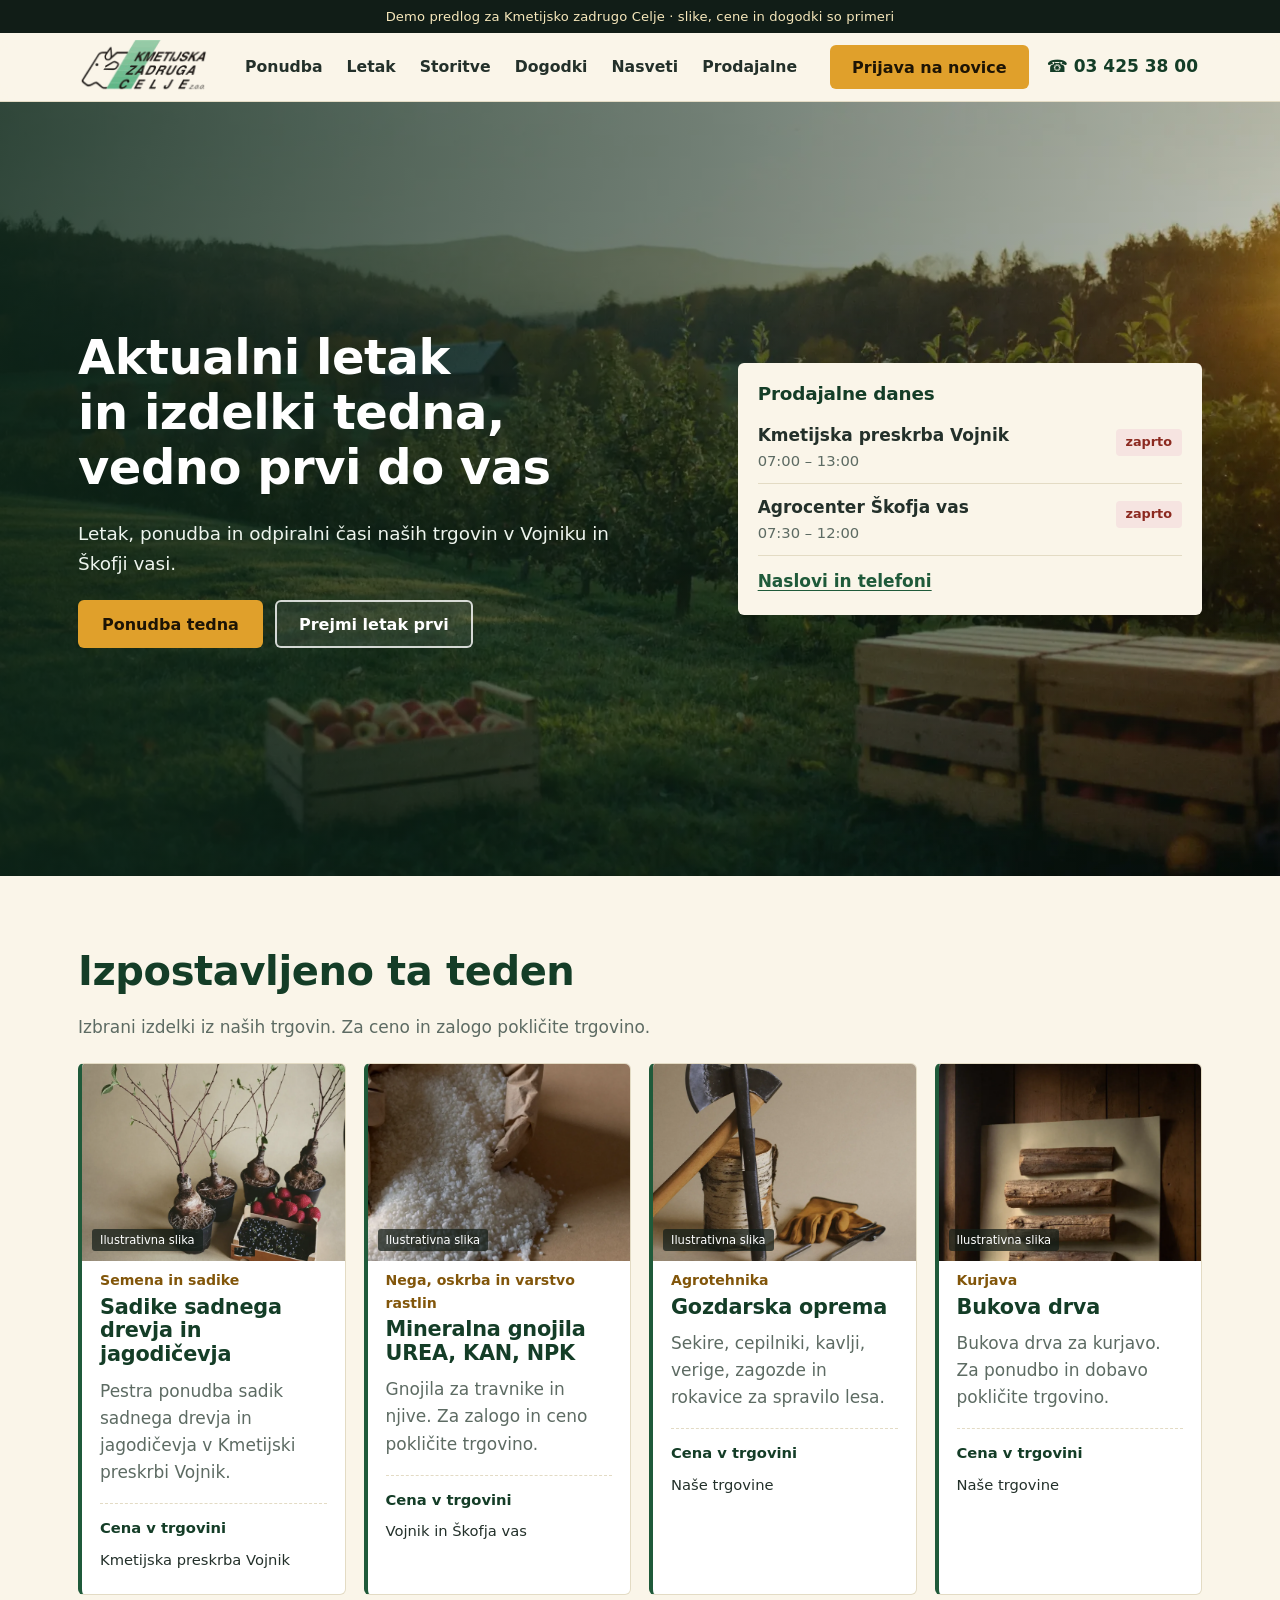
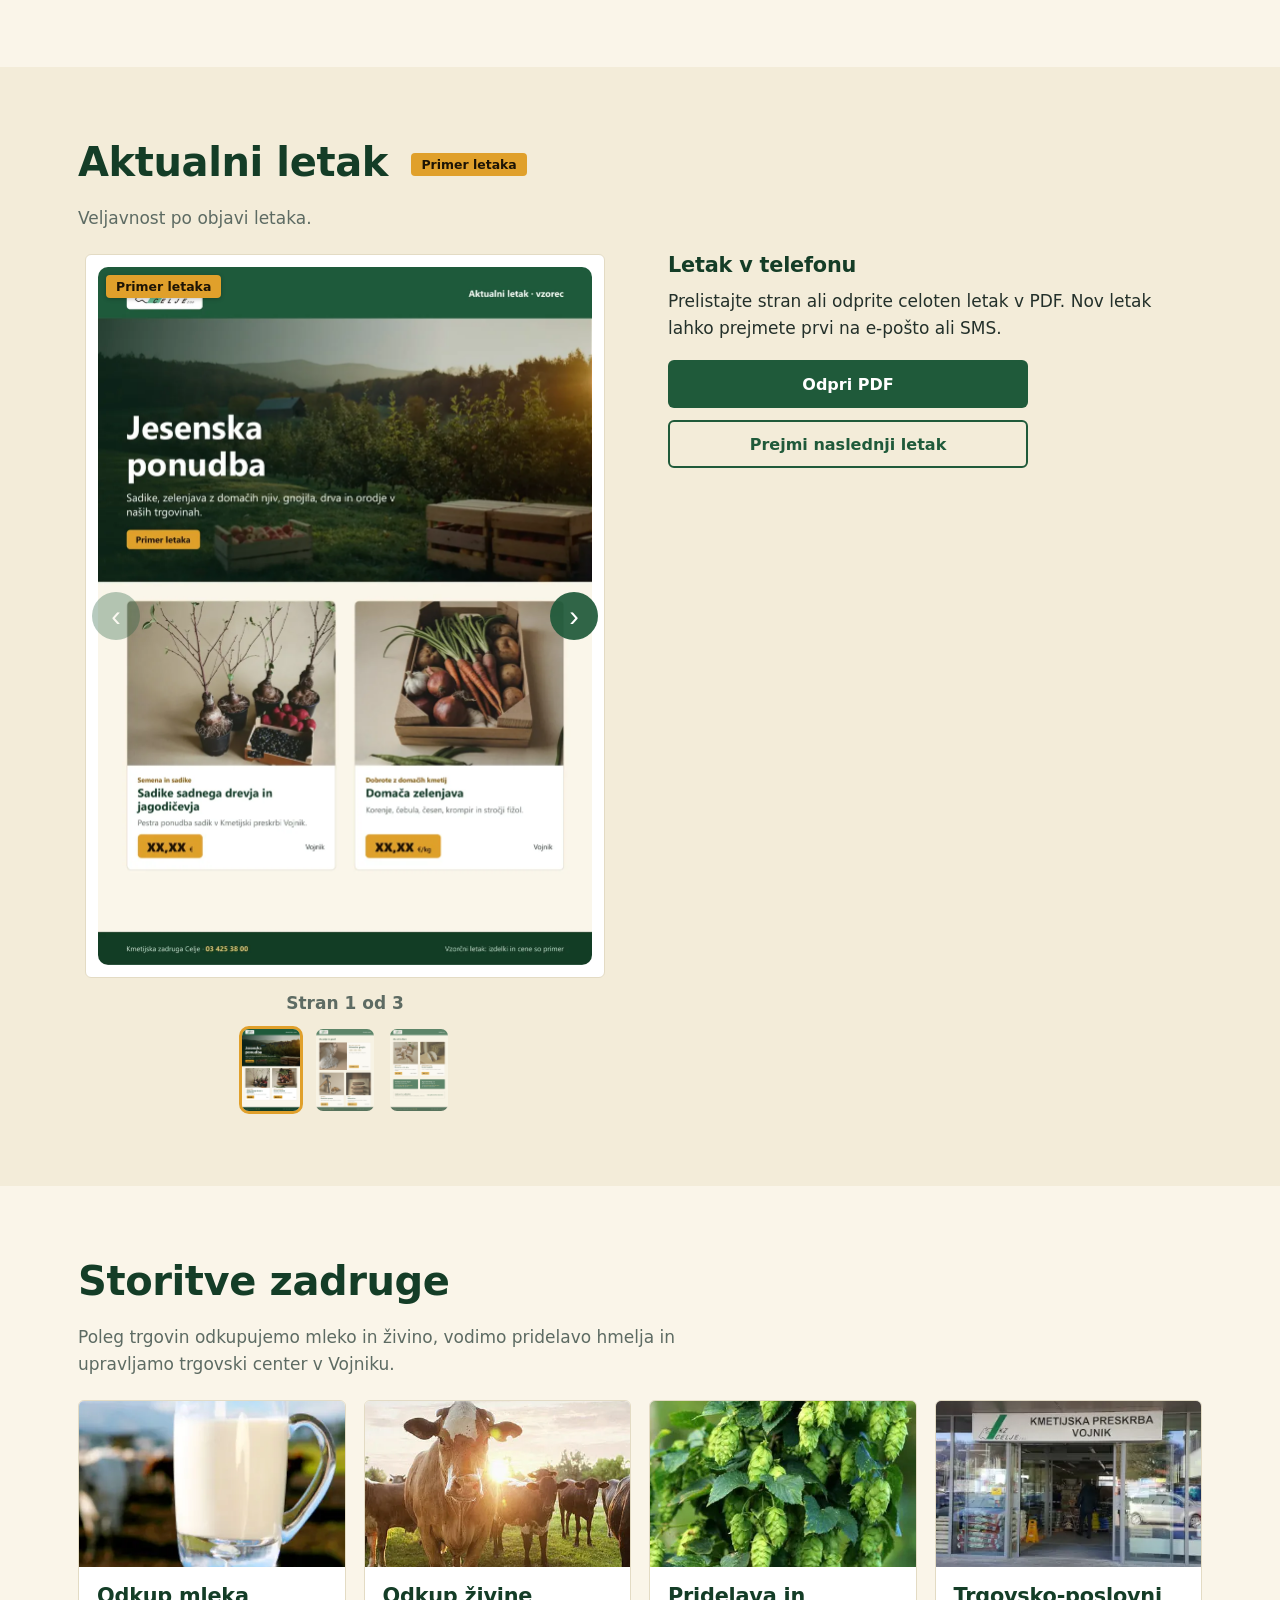
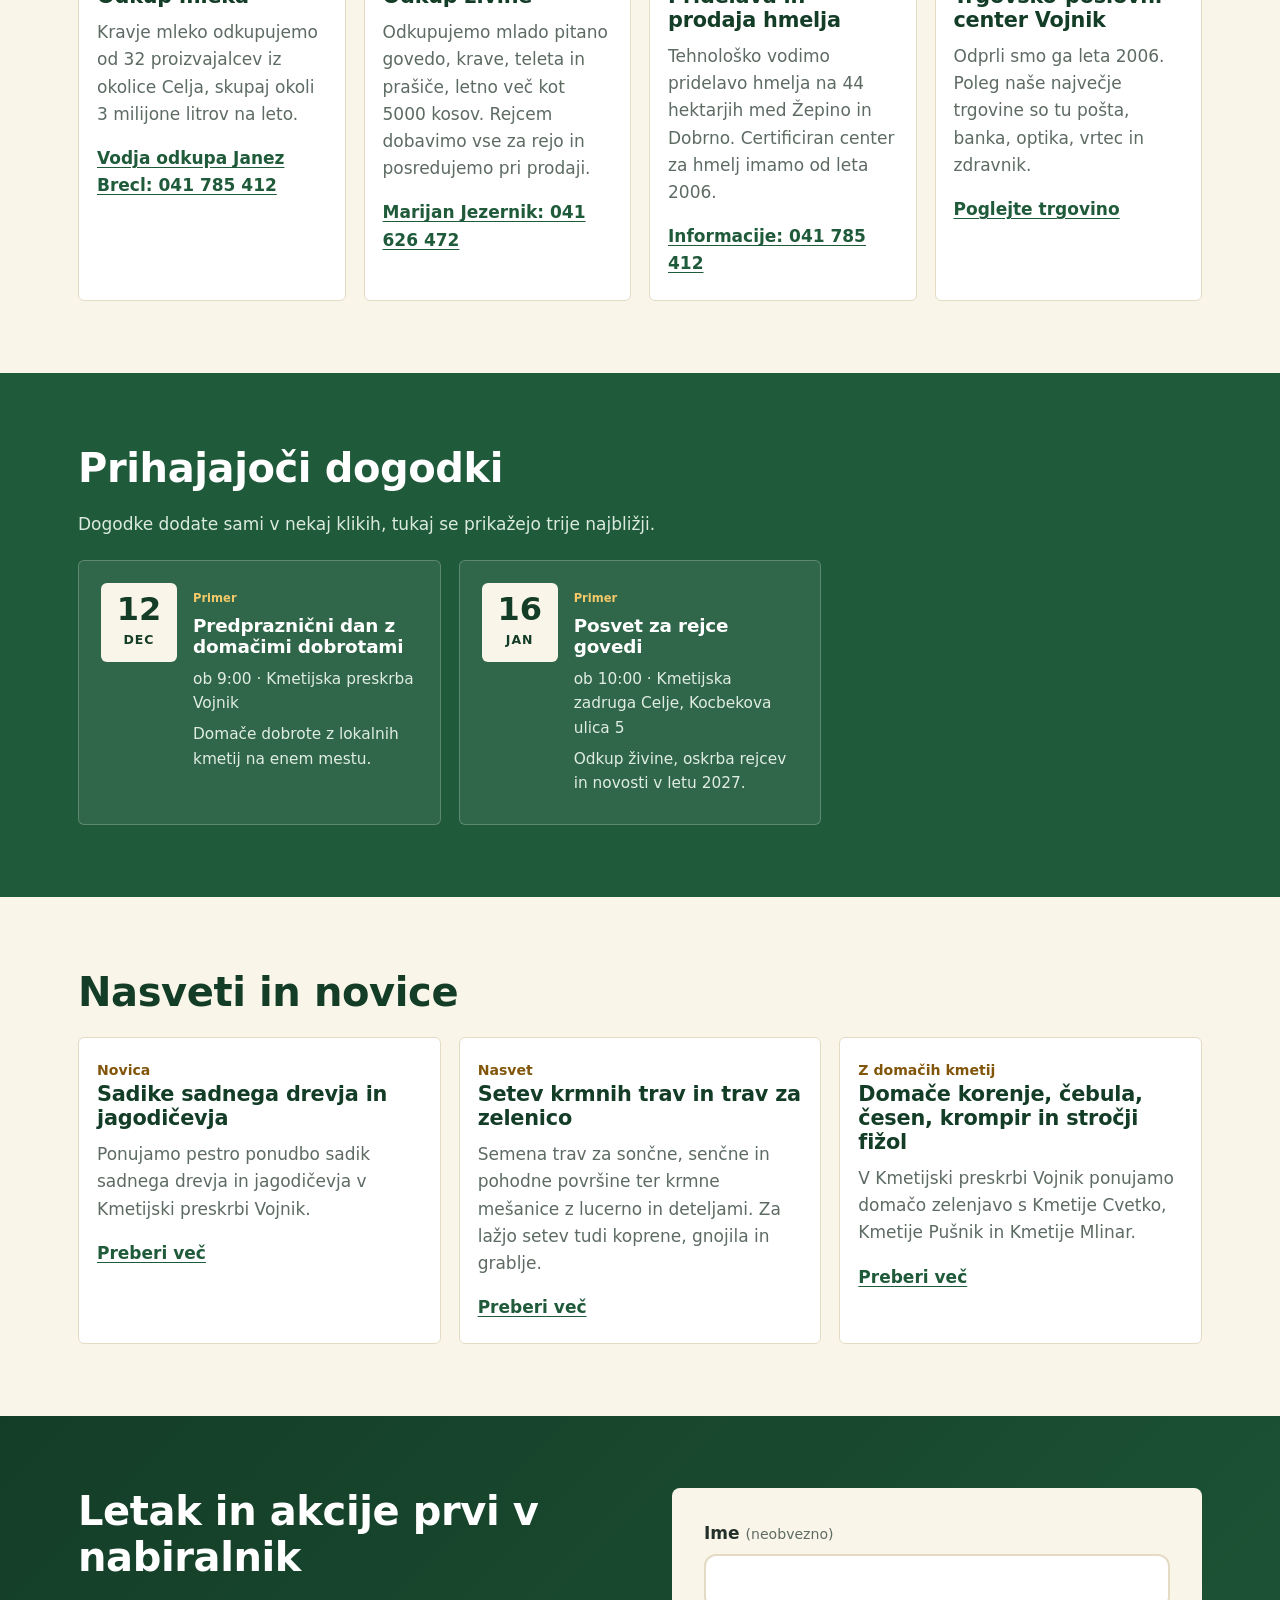
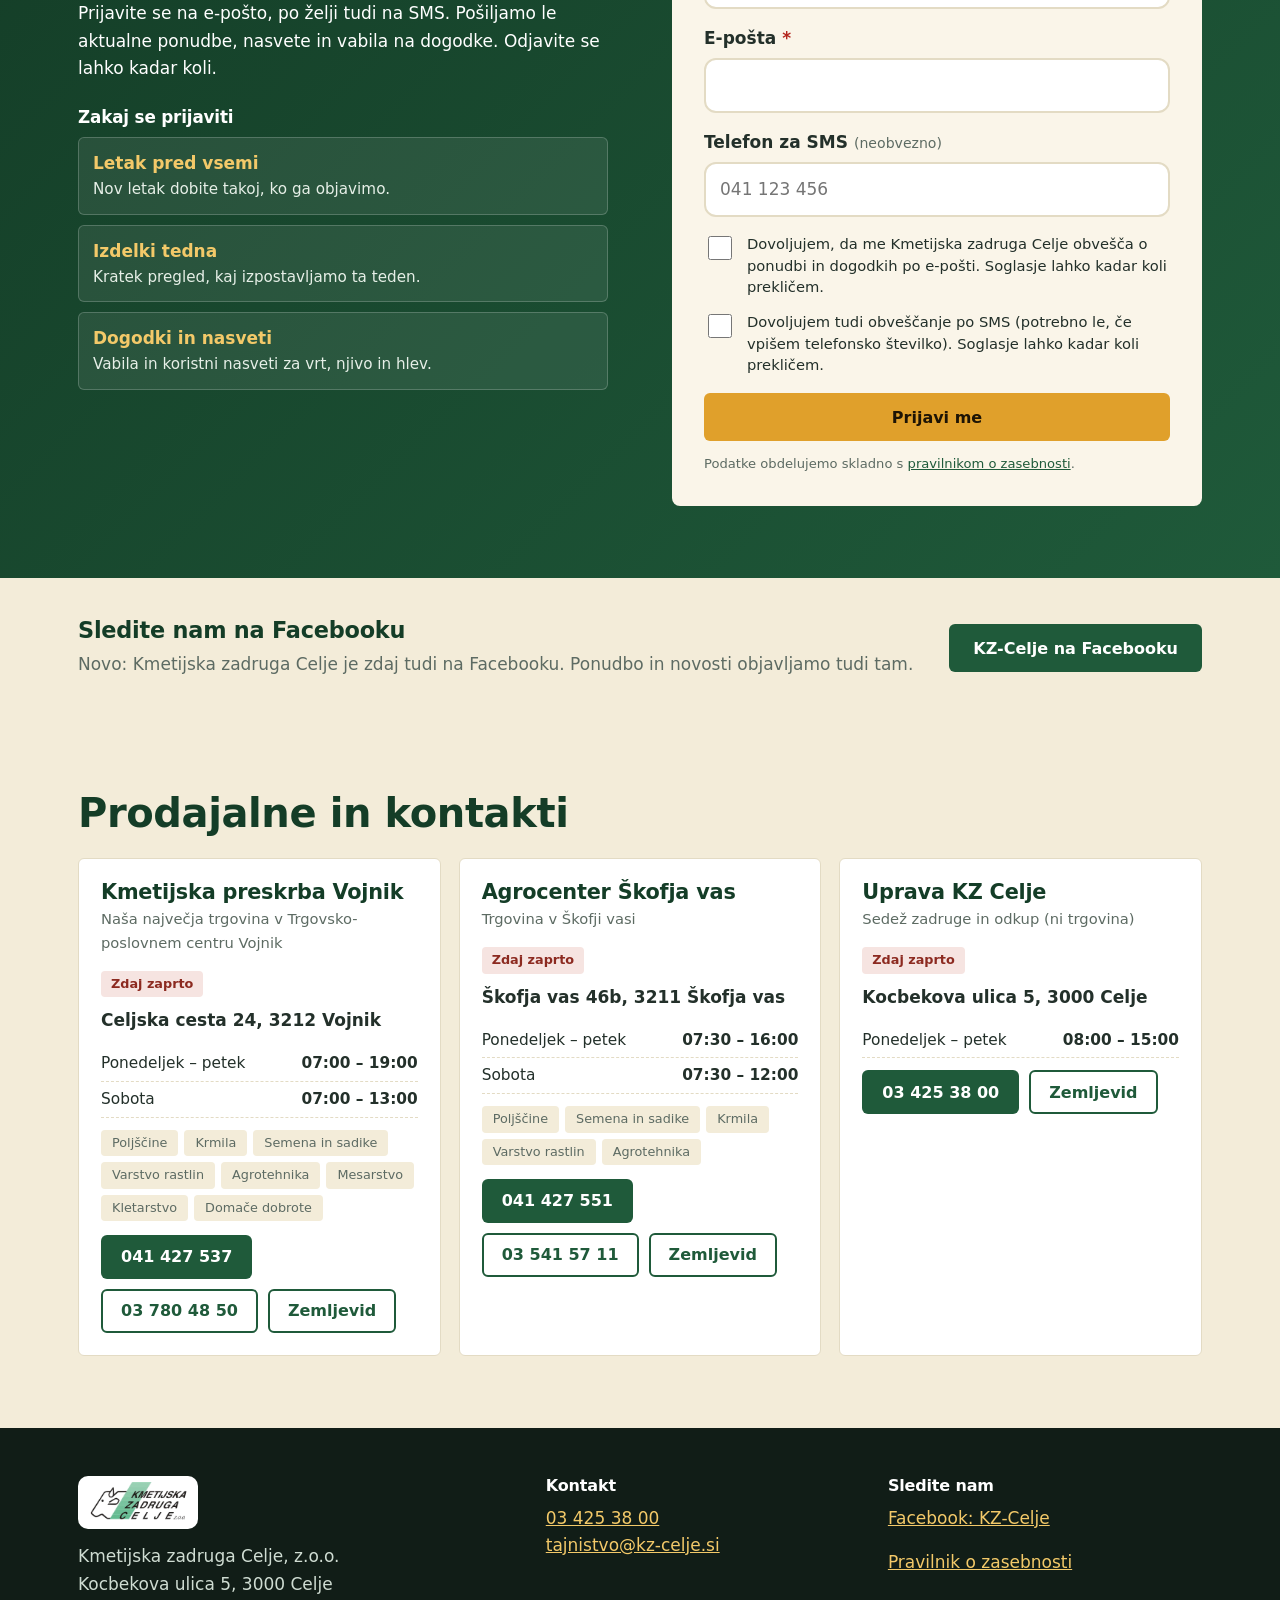
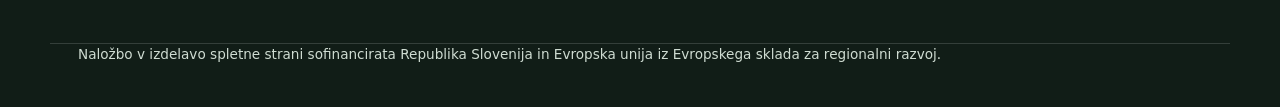
<file: index.html>
﻿<!doctype html>
<html lang="sl">
<head>
  <meta charset="utf-8">
  <meta name="viewport" content="width=device-width, initial-scale=1">
  <title>Kmetijska zadruga Celje | Ponudba, letak in nasveti</title>
  <meta name="description" content="Kmetijska zadruga Celje: izdelki tedna, aktualni letak, odkup mleka in živine, trgovini v Vojniku in Škofji vasi. Prijavite se na novice in prejmite letak prvi.">
  <meta name="theme-color" content="#1f5a3a">
  <link rel="canonical" href="https://nnejc.github.io/kz-celje-demo/">
  <meta property="og:type" content="website">
  <meta property="og:locale" content="sl_SI">
  <meta property="og:site_name" content="Kmetijska zadruga Celje">
  <meta property="og:title" content="Kmetijska zadruga Celje | Ponudba, letak in nasveti">
  <meta property="og:description" content="Aktualni letak in izdelki tedna, vedno prvi do vas. Trgovini v Vojniku in Škofji vasi, odkup mleka in živine.">
  <meta property="og:image" content="https://nnejc.github.io/kz-celje-demo/img/hero.webp">
  <meta property="og:url" content="https://nnejc.github.io/kz-celje-demo/">
  <meta name="twitter:card" content="summary_large_image">
  <link rel="icon" href="data:image/svg+xml,%3Csvg xmlns='http://www.w3.org/2000/svg' viewBox='0 0 32 32'%3E%3Crect width='32' height='32' rx='7' fill='%231f5a3a'/%3E%3Cpath d='M9 24c0-8 5-13 14-14-1 9-6 14-14 14z' fill='%23e0a02b'/%3E%3C/svg%3E">
  <link rel="preload" as="image" href="img/hero.webp" fetchpriority="high">
  <link rel="stylesheet" href="css/style.css">

  <!-- TODO (production): Meta Pixel for Facebook ads. Intentionally DISABLED in the demo (no trackers).
       Enable only together with a cookie consent banner, then paste the pixel snippet here:
  <script>
    !function(f,b,e,v,n,t,s){...}(window,document,'script','https://connect.facebook.net/en_US/fbevents.js');
    fbq('init', 'YOUR_PIXEL_ID'); fbq('track', 'PageView');
  </script>
  And fire fbq('track', 'Lead') in the signup success handler (js/main.js). -->

  <!-- Local business structured data (real data from kz-celje.si) -->
  <script type="application/ld+json">
  {
    "@context": "https://schema.org",
    "@type": "LocalBusiness",
    "name": "Kmetijska zadruga Celje, z.o.o.",
    "url": "https://www.kz-celje.si/",
    "telephone": "+38634253800",
    "email": "tajnistvo@kz-celje.si",
    "logo": "https://nnejc.github.io/kz-celje-demo/img/client/logo.png",
    "image": "https://nnejc.github.io/kz-celje-demo/img/hero.webp",
    "address": {
      "@type": "PostalAddress",
      "streetAddress": "Kocbekova ulica 5",
      "postalCode": "3000",
      "addressLocality": "Celje",
      "addressCountry": "SI"
    },
    "openingHoursSpecification": [{
      "@type": "OpeningHoursSpecification",
      "dayOfWeek": ["Monday", "Tuesday", "Wednesday", "Thursday", "Friday"],
      "opens": "08:00",
      "closes": "15:00"
    }],
    "sameAs": ["https://www.facebook.com/KZ-Celje-102216865359597"]
  }
  </script>
</head>
<body>
  <a class="skip" href="#main">Preskoči na vsebino</a>

  <!-- Remove this bar for production -->
  <div class="demo-bar" role="note">Demo predlog za Kmetijsko zadrugo Celje · slike, cene in dogodki so primeri</div>

  <header class="site-header" id="top">
    <div class="wrap header-row">
      <a class="brand" href="#top" aria-label="Kmetijska zadruga Celje, domov">
        <img src="img/client/logo.png" width="135" height="56" alt="Kmetijska zadruga Celje">
      </a>

      <nav id="nav" class="nav" aria-label="Glavni meni">
        <ul>
          <li><a href="#ponudba">Ponudba</a></li>
          <li><a href="#letak">Letak</a></li>
          <li><a href="#storitve">Storitve</a></li>
          <li><a href="#dogodki">Dogodki</a></li>
          <li><a href="#nasveti">Nasveti</a></li>
          <li><a href="#prodajalne">Prodajalne</a></li>
          <li class="nav-fb"><a href="https://www.facebook.com/KZ-Celje-102216865359597" target="_blank" rel="noopener">Facebook</a></li>
        </ul>
        <a class="btn btn-amber nav-cta" href="#prijava">Prijava na novice</a>
      </nav>

      <a class="header-phone" href="tel:+38634253800"><span aria-hidden="true">☎</span> 03 425 38 00</a>
      <button class="menu-btn" id="menuBtn" aria-expanded="false" aria-controls="nav">
        <span class="sr-only">Meni</span>
        <span class="bars" aria-hidden="true"></span>
      </button>
    </div>
  </header>

  <main id="main">
    <!-- Hero -->
    <section class="hero">
      <img class="hero-img" src="img/hero.webp" width="2000" height="1125" alt="" fetchpriority="high">
      <div class="hero-shade"></div>
      <div class="wrap hero-grid">
        <div>
          <h1>Aktualni letak in izdelki tedna, vedno prvi do vas</h1>
          <p class="lead">Letak, ponudba in odpiralni časi naših trgovin v Vojniku in Škofji vasi.</p>
          <div class="hero-actions">
            <a class="btn btn-amber" href="#ponudba">Ponudba tedna</a>
            <a class="btn btn-ghost" href="#prijava">Prejmi letak prvi</a>
          </div>
        </div>
        <div class="today" id="today" aria-live="polite"></div>
      </div>
    </section>

    <!-- Featured products (data/products.json) -->
    <section class="section" id="ponudba" aria-labelledby="h-ponudba">
      <div class="wrap">
        <div class="section-head">
          <h2 id="h-ponudba">Izpostavljeno ta teden</h2>
          <p class="section-sub">Izbrani izdelki iz naših trgovin. Za ceno in zalogo pokličite trgovino.</p>
        </div>
        <div class="grid grid-products" id="products" aria-live="polite"><p class="loading">Nalagam ponudbo …</p></div>
      </div>
    </section>

    <!-- Flyer (data/leaflets.json) -->
    <section class="section section-cream" id="letak" aria-labelledby="h-letak">
      <div class="wrap">
        <div class="section-head">
          <h2 id="h-letak">Aktualni letak <span class="sample-badge">Primer letaka</span></h2>
          <p class="section-sub" id="leafletValidity">Veljavnost po objavi letaka.</p>
        </div>
        <div class="flyer">
          <div class="flyer-viewer">
            <div class="flyer-stage">
              <span class="sample-badge on-flyer">Primer letaka</span>
              <button class="flyer-nav prev" id="flyerPrev" aria-label="Prejšnja stran">‹</button>
              <img id="flyerImg" src="" alt="" width="700" height="990">
              <button class="flyer-nav next" id="flyerNext" aria-label="Naslednja stran">›</button>
            </div>
            <p class="flyer-count" id="flyerCount" aria-live="polite"></p>
            <div class="flyer-thumbs" id="flyerThumbs"></div>
          </div>
          <aside class="flyer-side">
            <h3>Letak v telefonu</h3>
            <p>Prelistajte stran ali odprite celoten letak v PDF. Nov letak lahko prejmete prvi na e-pošto ali SMS.</p>
            <div class="flyer-actions">
              <a class="btn btn-green" id="flyerPdf" href="#" target="_blank" rel="noopener">Odpri PDF</a>
              <a class="btn btn-outline" href="#prijava">Prejmi naslednji letak</a>
            </div>
            <div id="archiveBox" hidden>
              <h3 class="archive-title">Arhiv letakov</h3>
              <ul class="archive" id="archive"></ul>
            </div>
          </aside>
        </div>
      </div>
    </section>

    <!-- Services (facts checked on kz-celje.si) -->
    <section class="section" id="storitve" aria-labelledby="h-storitve">
      <div class="wrap">
        <div class="section-head">
          <h2 id="h-storitve">Storitve zadruge</h2>
          <p class="section-sub">Poleg trgovin odkupujemo mleko in živino, vodimo pridelavo hmelja in upravljamo trgovski center v Vojniku.</p>
        </div>
        <div class="grid grid-services">
          <article class="card service">
            <img src="img/client/mleko.webp" width="400" height="400" loading="lazy" alt="Kozarec mleka">
            <div class="card-body">
              <h3>Odkup mleka</h3>
              <p>Kravje mleko odkupujemo od 32 proizvajalcev iz okolice Celja, skupaj okoli 3 milijone litrov na leto.</p>
              <a class="link" href="tel:+38641785412">Vodja odkupa Janez Brecl: 041 785 412</a>
            </div>
          </article>
          <article class="card service">
            <img src="img/client/krave.webp" width="400" height="400" loading="lazy" alt="Govedo na paši">
            <div class="card-body">
              <h3>Odkup živine</h3>
              <p>Odkupujemo mlado pitano govedo, krave, teleta in prašiče, letno več kot 5000 kosov. Rejcem dobavimo vse za rejo in posredujemo pri prodaji.</p>
              <a class="link" href="tel:+38641626472">Marijan Jezernik: 041 626 472</a>
            </div>
          </article>
          <article class="card service">
            <img src="img/client/hmelj.webp" width="400" height="400" loading="lazy" alt="Hmeljni storžki">
            <div class="card-body">
              <h3>Pridelava in prodaja hmelja</h3>
              <p>Tehnološko vodimo pridelavo hmelja na 44 hektarjih med Žepino in Dobrno. Certificiran center za hmelj imamo od leta 2006.</p>
              <a class="link" href="tel:+38641785412">Informacije: 041 785 412</a>
            </div>
          </article>
          <article class="card service">
            <img src="img/client/vojnik.webp" width="300" height="300" loading="lazy" alt="Trgovsko-poslovni center Vojnik">
            <div class="card-body">
              <h3>Trgovsko-poslovni center Vojnik</h3>
              <p>Odprli smo ga leta 2006. Poleg naše največje trgovine so tu pošta, banka, optika, vrtec in zdravnik.</p>
              <a class="link" href="#prodajalne">Poglejte trgovino</a>
            </div>
          </article>
        </div>
      </div>
    </section>

    <!-- Events (data/events.json) -->
    <section class="section section-green" id="dogodki" aria-labelledby="h-dogodki">
      <div class="wrap">
        <div class="section-head">
          <h2 id="h-dogodki">Prihajajoči dogodki</h2>
          <p class="section-sub">Dogodke dodate sami v nekaj klikih, tukaj se prikažejo trije najbližji.</p>
        </div>
        <div class="grid grid-events" id="events" aria-live="polite"><p class="loading">Nalagam dogodke …</p></div>
      </div>
    </section>

    <!-- Tips and news (data/tips.json, real e-novice from kz-celje.si) -->
    <section class="section" id="nasveti" aria-labelledby="h-nasveti">
      <div class="wrap">
        <div class="section-head">
          <h2 id="h-nasveti">Nasveti in novice</h2>
        </div>
        <div class="grid grid-tips" id="tips" aria-live="polite"><p class="loading">Nalagam članke …</p></div>
      </div>
    </section>

    <!-- Newsletter signup -->
    <section class="section section-signup" id="prijava" aria-labelledby="h-prijava">
      <div class="wrap">
        <div class="signup">
          <div class="signup-copy">
            <h2 id="h-prijava">Letak in akcije prvi v nabiralnik</h2>
            <p>Prijavite se na e-pošto, po želji tudi na SMS. Pošiljamo le aktualne ponudbe, nasvete in vabila na dogodke. Odjavite se lahko kadar koli.</p>
            <div class="why">
              <h3>Zakaj se prijaviti</h3>
              <ul class="why-list">
                <li><strong>Letak pred vsemi</strong><span>Nov letak dobite takoj, ko ga objavimo.</span></li>
                <li><strong>Izdelki tedna</strong><span>Kratek pregled, kaj izpostavljamo ta teden.</span></li>
                <li><strong>Dogodki in nasveti</strong><span>Vabila in koristni nasveti za vrt, njivo in hlev.</span></li>
              </ul>
            </div>
          </div>

          <form class="form" id="signupForm" novalidate>
            <!-- Demo only: no data leaves the browser.
                 Production: POST the fields below (including the hidden UTM fields) to Brevo / Mailchimp
                 (their form endpoint, or their API via a small serverless function),
                 and store the consent timestamp and the consent text version for each channel. -->
            <input type="hidden" name="utm_source" id="utmSource">
            <input type="hidden" name="utm_medium" id="utmMedium">
            <input type="hidden" name="utm_campaign" id="utmCampaign">

            <div class="field">
              <label for="name">Ime <span class="opt">(neobvezno)</span></label>
              <input id="name" name="name" type="text" autocomplete="given-name">
            </div>
            <div class="field">
              <label for="email">E-pošta <span class="req" aria-hidden="true">*</span></label>
              <input id="email" name="email" type="email" autocomplete="email" required aria-required="true" aria-describedby="emailErr">
              <p class="err" id="emailErr" role="alert"></p>
            </div>
            <div class="field">
              <label for="phone">Telefon za SMS <span class="opt">(neobvezno)</span></label>
              <input id="phone" name="phone" type="tel" inputmode="tel" autocomplete="tel" placeholder="041 123 456" aria-describedby="phoneErr">
              <p class="err" id="phoneErr" role="alert"></p>
            </div>

            <div class="check">
              <input id="consentEmail" name="consentEmail" type="checkbox" required aria-required="true" aria-describedby="consentEmailErr">
              <label for="consentEmail">Dovoljujem, da me Kmetijska zadruga Celje obvešča o ponudbi in dogodkih po e-pošti. Soglasje lahko kadar koli prekličem.</label>
            </div>
            <p class="err" id="consentEmailErr" role="alert"></p>

            <div class="check">
              <input id="consentSms" name="consentSms" type="checkbox" aria-describedby="consentSmsErr">
              <label for="consentSms">Dovoljujem tudi obveščanje po SMS (potrebno le, če vpišem telefonsko številko). Soglasje lahko kadar koli prekličem.</label>
            </div>
            <p class="err" id="consentSmsErr" role="alert"></p>

            <button class="btn btn-amber btn-block" type="submit">Prijavi me</button>
            <p class="form-note">Podatke obdelujemo skladno s <a href="https://www.kz-celje.si/index/pogoji_uporabe" target="_blank" rel="noopener">pravilnikom o zasebnosti</a>.</p>
            <p class="success" id="formSuccess" role="status" hidden>Hvala! Prijava je prejeta. (V demu se podatki nikamor ne pošiljajo.)</p>
          </form>
        </div>
      </div>
    </section>

    <!-- Facebook -->
    <section class="section fb" aria-labelledby="h-fb">
      <div class="wrap fb-row">
        <div>
          <h2 id="h-fb">Sledite nam na Facebooku</h2>
          <p>Novo: Kmetijska zadruga Celje je zdaj tudi na Facebooku. Ponudbo in novosti objavljamo tudi tam.</p>
        </div>
        <a class="btn btn-green" href="https://www.facebook.com/KZ-Celje-102216865359597" target="_blank" rel="noopener">KZ-Celje na Facebooku</a>
      </div>
    </section>

    <!-- Stores (data/stores.json) -->
    <section class="section section-cream" id="prodajalne" aria-labelledby="h-prodajalne">
      <div class="wrap">
        <div class="section-head">
          <h2 id="h-prodajalne">Prodajalne in kontakti</h2>
        </div>
        <div class="grid grid-stores" id="stores" aria-live="polite"><p class="loading">Nalagam prodajalne …</p></div>
      </div>
    </section>
  </main>

  <footer class="site-footer">
    <div class="wrap footer-grid">
      <div>
        <img class="footer-logo" src="img/client/logo.png" width="135" height="56" loading="lazy" alt="Kmetijska zadruga Celje">
        <p>Kmetijska zadruga Celje, z.o.o.<br>Kocbekova ulica 5, 3000 Celje</p>
      </div>
      <div>
        <h2 class="foot-h">Kontakt</h2>
        <p><a href="tel:+38634253800">03 425 38 00</a><br><a href="mailto:tajnistvo@kz-celje.si">tajnistvo@kz-celje.si</a></p>
      </div>
      <div>
        <h2 class="foot-h">Sledite nam</h2>
        <p><a href="https://www.facebook.com/KZ-Celje-102216865359597" target="_blank" rel="noopener">Facebook: KZ-Celje</a></p>
        <p><a href="https://www.kz-celje.si/index/pogoji_uporabe" target="_blank" rel="noopener">Pravilnik o zasebnosti</a></p>
      </div>
    </div>
    <div class="wrap footer-eu">
      <p>Naložbo v izdelavo spletne strani sofinancirata Republika Slovenija in Evropska unija iz Evropskega sklada za regionalni razvoj.</p>
    </div>
  </footer>

  <script src="js/main.js" defer></script>
</body>
</html>
</file>
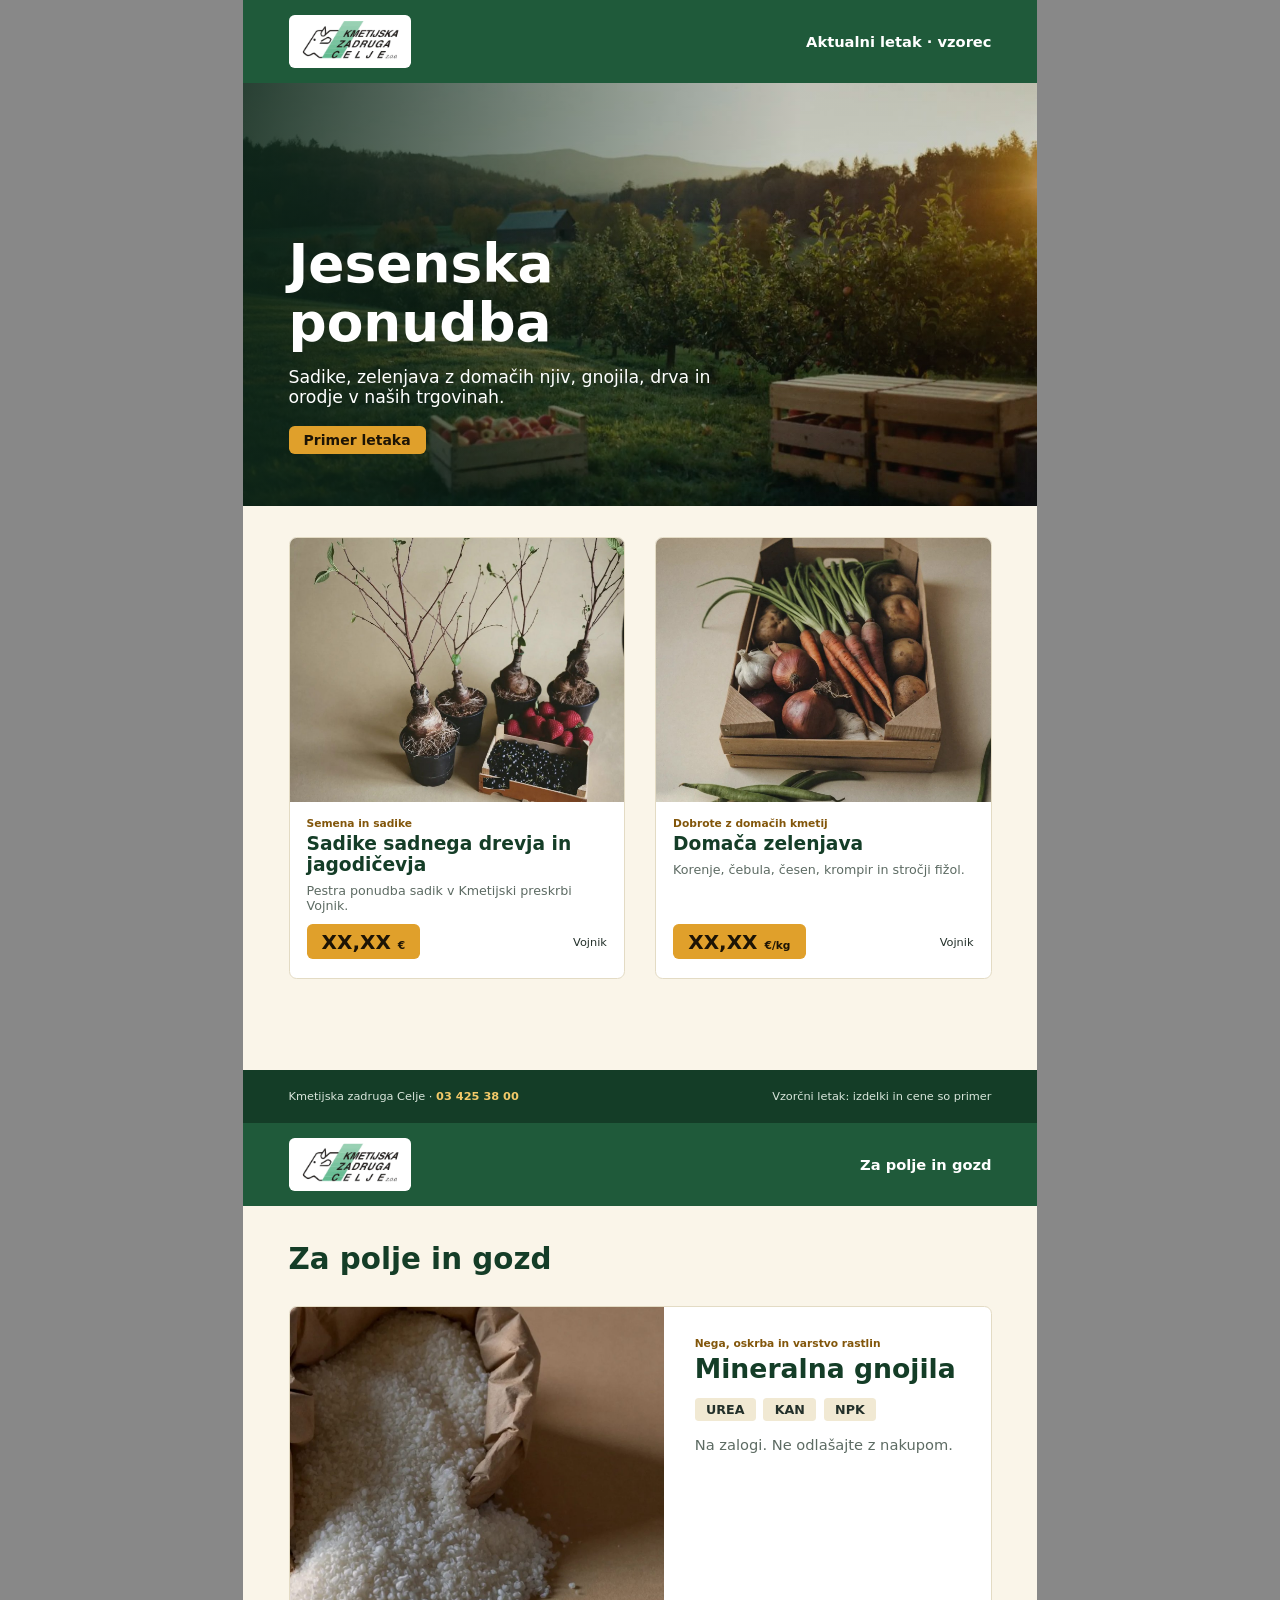
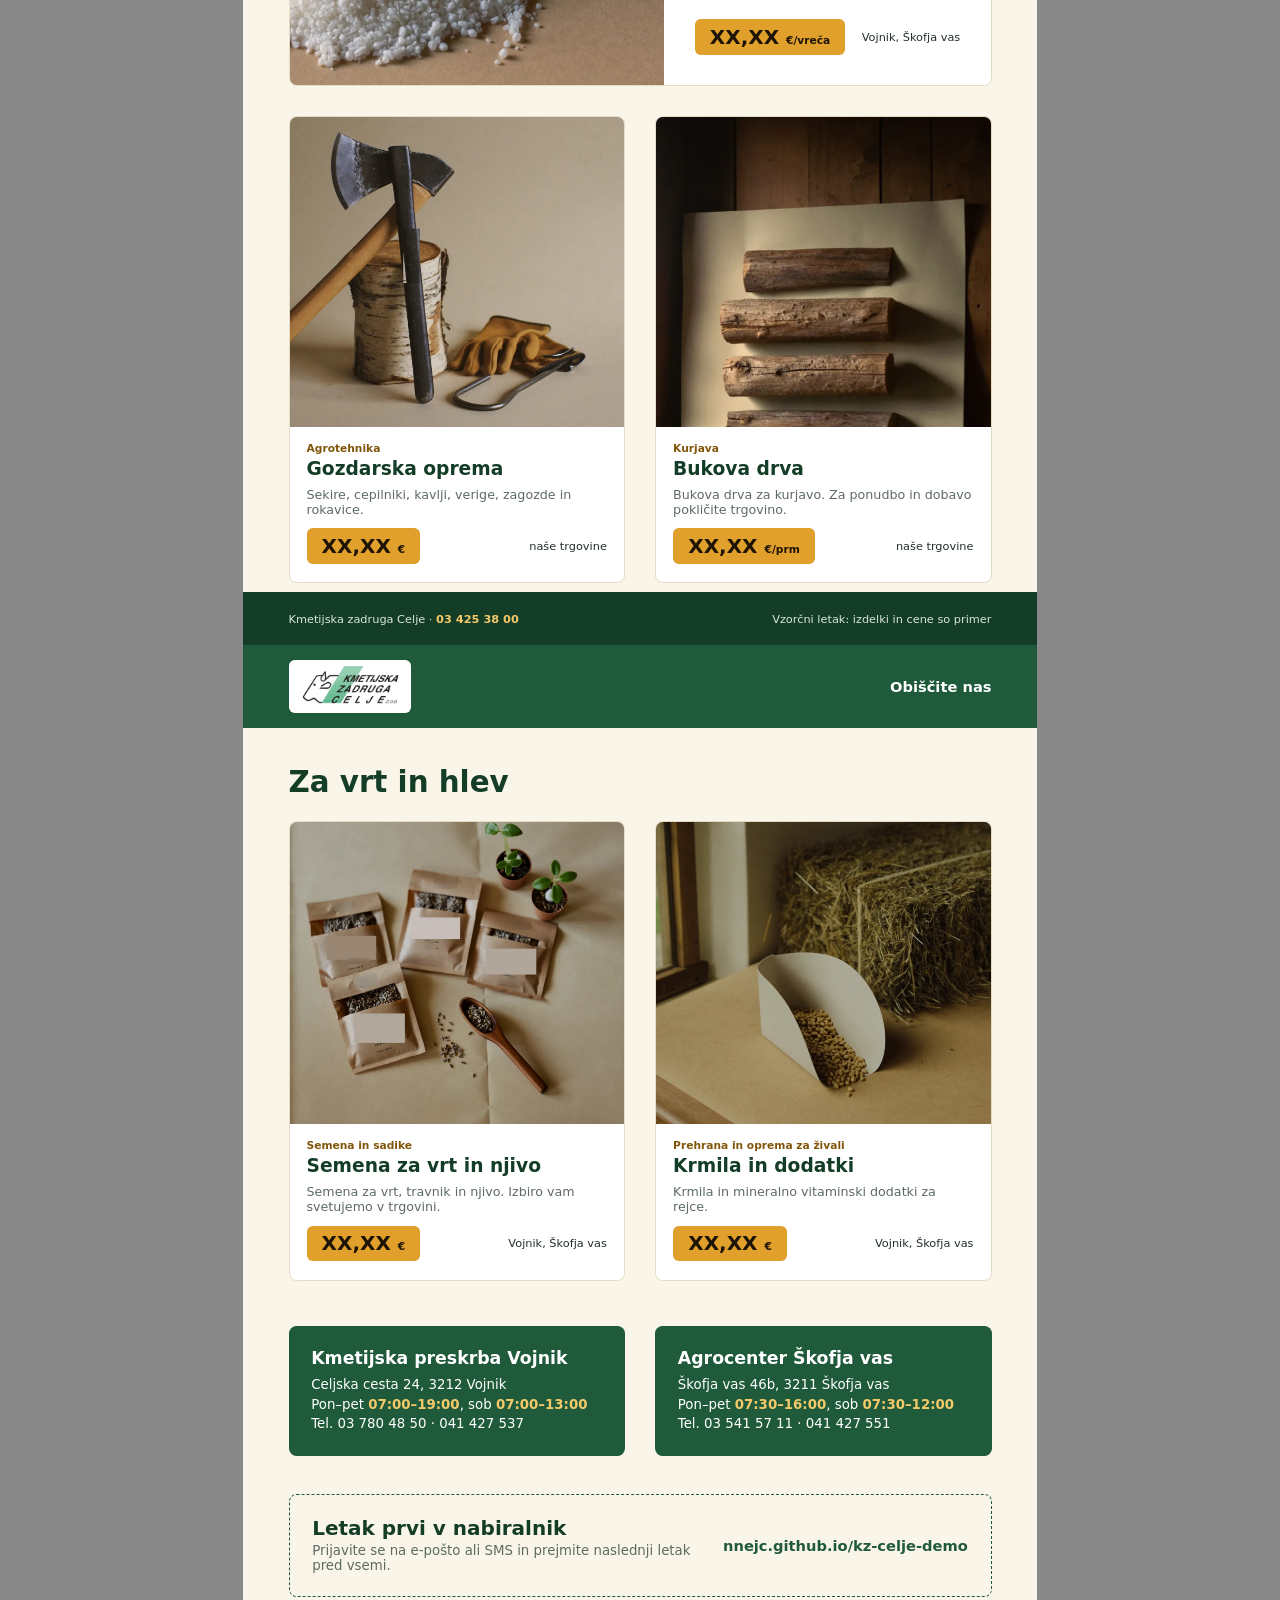
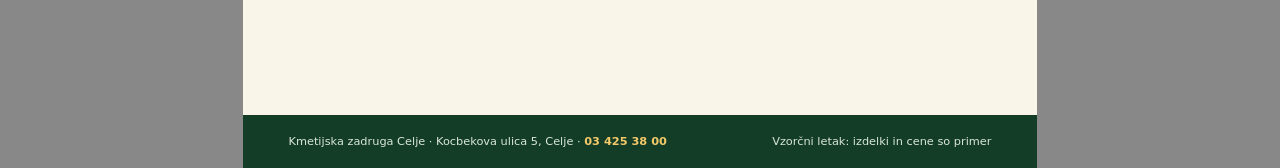
<file: letak/letak.html>
﻿<!doctype html>
<html lang="sl">
<head>
<meta charset="utf-8">
<title>Letak KZ Celje (vzorec)</title>
<style>
  @page { size: A4; margin: 0; }
  :root { --green: #1f5a3a; --dark: #143d27; --cream: #faf5e9; --cream2: #f1e9d3; --amber: #e0a02b; --ink: #23302a; --muted: #5d6b63; }
  * { box-sizing: border-box; margin: 0; }
  html, body { background: #888; }
  body { font-family: "Segoe UI", system-ui, Arial, sans-serif; color: var(--ink); -webkit-print-color-adjust: exact; print-color-adjust: exact; }
  .page { width: 210mm; height: 297mm; background: var(--cream); position: relative; overflow: hidden; page-break-after: always; margin: 0 auto; }
  .page:last-child { page-break-after: auto; }
  .top { height: 22mm; background: var(--green); display: flex; align-items: center; justify-content: space-between; padding: 0 12mm; color: #fff; }
  .top img { height: 14mm; background: #fff; padding: 1.5mm 3mm; border-radius: 1.5mm; }
  .top span { font-weight: 700; font-size: 11pt; }
  .foot { position: absolute; left: 0; right: 0; bottom: 0; height: 14mm; background: var(--dark); color: #d9e6dc; font-size: 8.5pt; display: flex; align-items: center; justify-content: space-between; padding: 0 12mm; }
  .foot b { color: #f3c969; }
  h1, h2, h3 { color: var(--dark); line-height: 1.1; }
  .price { display: inline-block; background: var(--amber); color: #1d1405; font-weight: 800; font-size: 15pt; padding: 1.5mm 4mm; border-radius: 1.5mm; }
  .price small { font-weight: 600; font-size: 8pt; }
  .tagline { font-size: 8.5pt; color: var(--muted); margin-top: 2mm; }
  .note { font-size: 7.5pt; color: var(--muted); }

  /* page 1 */
  .cover { position: relative; height: 112mm; }
  .cover img { width: 100%; height: 100%; object-fit: cover; object-position: 60% center; }
  .cover::after { content: ""; position: absolute; inset: 0; background: linear-gradient(90deg, rgba(14,40,26,.85), rgba(14,40,26,.2) 70%); }
  .cover .t { position: absolute; z-index: 2; left: 12mm; bottom: 14mm; color: #fff; max-width: 120mm; }
  .cover h1 { color: #fff; font-size: 40pt; margin-bottom: 4mm; }
  .cover p { font-size: 13pt; }
  .valid { display: inline-block; margin-top: 5mm; background: var(--amber); color: #1d1405; font-weight: 700; padding: 1.5mm 4mm; border-radius: 1.5mm; font-size: 10.5pt; }
  .row2 { display: grid; grid-template-columns: 1fr 1fr; gap: 8mm; padding: 8mm 12mm 0; }
  .item { background: #fff; border: .3mm solid #e3dbc4; border-radius: 2mm; overflow: hidden; display: flex; flex-direction: column; }
  .item img { width: 100%; object-fit: cover; display: block; }
  .item .b { padding: 4mm 4.5mm 5mm; display: flex; flex-direction: column; flex: 1; }
  .item .cat { font-size: 8pt; font-weight: 700; color: #82560a; }
  .item h3 { font-size: 14pt; margin: 1mm 0 2mm; }
  .item p { font-size: 9.5pt; color: var(--muted); margin-bottom: 3mm; }
  .item .buy { margin-top: auto; display: flex; justify-content: space-between; align-items: center; gap: 3mm; font-size: 8.5pt; }
  .p1 .item img { height: 70mm; }

  /* page 2 */
  .p2 .wrap { padding: 10mm 12mm 0; display: grid; gap: 8mm; }
  .p2 h2 { font-size: 22pt; }
  .big { display: grid; grid-template-columns: 1.15fr 1fr; }
  .big img { height: 100%; min-height: 100mm; }
  .big .b { padding: 8mm; }
  .big h3 { font-size: 20pt; }
  .big p { font-size: 11pt; }
  .tags { display: flex; gap: 2mm; flex-wrap: wrap; margin: 2mm 0 4mm; }
  .tags span { background: var(--cream2); border-radius: 1mm; font-size: 9.5pt; padding: 1mm 3mm; font-weight: 600; }
  .p2 .row2 { padding: 0; }
  .p2 .item img { height: 82mm; }

  /* page 3 */
  .p3 .wrap { padding: 10mm 12mm 0; }
  .p3 h2 { font-size: 22pt; margin-bottom: 6mm; }
  .p3 .row2 { padding: 0; }
  .p3 .item img { height: 80mm; }
  .stores { margin-top: 12mm; display: grid; grid-template-columns: 1fr 1fr; gap: 8mm; }
  .store { background: var(--green); color: #fff; border-radius: 2mm; padding: 6mm; }
  .store h3 { color: #fff; font-size: 13pt; margin-bottom: 2mm; }
  .store p { font-size: 10pt; line-height: 1.45; }
  .store b { color: #f3c969; }
  .signup { margin-top: 10mm; border: .5mm dashed var(--green); border-radius: 2mm; padding: 6mm; display: flex; justify-content: space-between; align-items: center; gap: 6mm; }
  .signup h3 { font-size: 15pt; margin-bottom: 1mm; }
  .signup p { font-size: 10pt; color: var(--muted); }
  .signup .url { font-weight: 800; color: var(--green); font-size: 11pt; white-space: nowrap; }
</style>
</head>
<body>

<!-- Page 1: cover + featured -->
<section class="page p1">
  <div class="top"><img src="../img/client/logo.png" alt="Kmetijska zadruga Celje"><span>Aktualni letak · vzorec</span></div>
  <div class="cover">
    <img src="assets/hero.jpg" alt="">
    <div class="t">
      <h1>Jesenska ponudba</h1>
      <p>Sadike, zelenjava z domačih njiv, gnojila, drva in orodje v naših trgovinah.</p>
      <span class="valid">Primer letaka</span>
    </div>
  </div>
  <div class="row2">
    <article class="item">
      <img src="assets/sadike.jpg" alt="Sadike sadnega drevja in jagodičevja">
      <div class="b">
        <span class="cat">Semena in sadike</span>
        <h3>Sadike sadnega drevja in jagodičevja</h3>
        <p>Pestra ponudba sadik v Kmetijski preskrbi Vojnik.</p>
        <div class="buy"><span class="price">XX,XX <small>€</small></span><span>Vojnik</span></div>
      </div>
    </article>
    <article class="item">
      <img src="assets/zelenjava.jpg" alt="Domača zelenjava">
      <div class="b">
        <span class="cat">Dobrote z domačih kmetij</span>
        <h3>Domača zelenjava</h3>
        <p>Korenje, čebula, česen, krompir in stročji fižol.</p>
        <div class="buy"><span class="price">XX,XX <small>€/kg</small></span><span>Vojnik</span></div>
      </div>
    </article>
  </div>
  <div class="foot"><span>Kmetijska zadruga Celje · <b>03 425 38 00</b></span><span>Vzorčni letak: izdelki in cene so primer</span></div>
</section>

<!-- Page 2 -->
<section class="page p2">
  <div class="top"><img src="../img/client/logo.png" alt="Kmetijska zadruga Celje"><span>Za polje in gozd</span></div>
  <div class="wrap">
    <h2>Za polje in gozd</h2>
    <article class="item big">
      <img src="assets/gnojila.jpg" alt="Mineralna gnojila">
      <div class="b">
        <span class="cat">Nega, oskrba in varstvo rastlin</span>
        <h3>Mineralna gnojila</h3>
        <div class="tags"><span>UREA</span><span>KAN</span><span>NPK</span></div>
        <p>Na zalogi. Ne odlašajte z nakupom.</p>
        <div class="buy"><span class="price">XX,XX <small>€/vreča</small></span><span>Vojnik, Škofja vas</span></div>
      </div>
    </article>
    <div class="row2">
      <article class="item">
        <img src="assets/gozdarska.jpg" alt="Gozdarska oprema">
        <div class="b">
          <span class="cat">Agrotehnika</span>
          <h3>Gozdarska oprema</h3>
          <p>Sekire, cepilniki, kavlji, verige, zagozde in rokavice.</p>
          <div class="buy"><span class="price">XX,XX <small>€</small></span><span>naše trgovine</span></div>
        </div>
      </article>
      <article class="item">
        <img src="assets/drva.jpg" alt="Bukova drva">
        <div class="b">
          <span class="cat">Kurjava</span>
          <h3>Bukova drva</h3>
          <p>Bukova drva za kurjavo. Za ponudbo in dobavo pokličite trgovino.</p>
          <div class="buy"><span class="price">XX,XX <small>€/prm</small></span><span>naše trgovine</span></div>
        </div>
      </article>
    </div>
  </div>
  <div class="foot"><span>Kmetijska zadruga Celje · <b>03 425 38 00</b></span><span>Vzorčni letak: izdelki in cene so primer</span></div>
</section>

<!-- Page 3 -->
<section class="page p3">
  <div class="top"><img src="../img/client/logo.png" alt="Kmetijska zadruga Celje"><span>Obiščite nas</span></div>
  <div class="wrap">
    <h2>Za vrt in hlev</h2>
    <div class="row2">
      <article class="item">
        <img src="assets/semena.jpg" alt="Semena">
        <div class="b">
          <span class="cat">Semena in sadike</span>
          <h3>Semena za vrt in njivo</h3>
          <p>Semena za vrt, travnik in njivo. Izbiro vam svetujemo v trgovini.</p>
          <div class="buy"><span class="price">XX,XX <small>€</small></span><span>Vojnik, Škofja vas</span></div>
        </div>
      </article>
      <article class="item">
        <img src="assets/krma.jpg" alt="Krmila">
        <div class="b">
          <span class="cat">Prehrana in oprema za živali</span>
          <h3>Krmila in dodatki</h3>
          <p>Krmila in mineralno vitaminski dodatki za rejce.</p>
          <div class="buy"><span class="price">XX,XX <small>€</small></span><span>Vojnik, Škofja vas</span></div>
        </div>
      </article>
    </div>

    <div class="stores">
      <div class="store">
        <h3>Kmetijska preskrba Vojnik</h3>
        <p>Celjska cesta 24, 3212 Vojnik<br>Pon–pet <b>07:00–19:00</b>, sob <b>07:00–13:00</b><br>Tel. 03 780 48 50 · 041 427 537</p>
      </div>
      <div class="store">
        <h3>Agrocenter Škofja vas</h3>
        <p>Škofja vas 46b, 3211 Škofja vas<br>Pon–pet <b>07:30–16:00</b>, sob <b>07:30–12:00</b><br>Tel. 03 541 57 11 · 041 427 551</p>
      </div>
    </div>
    <div class="signup">
      <div>
        <h3>Letak prvi v nabiralnik</h3>
        <p>Prijavite se na e-pošto ali SMS in prejmite naslednji letak pred vsemi.</p>
      </div>
      <span class="url">nnejc.github.io/kz-celje-demo</span>
    </div>
  </div>
  <div class="foot"><span>Kmetijska zadruga Celje · Kocbekova ulica 5, Celje · <b>03 425 38 00</b></span><span>Vzorčni letak: izdelki in cene so primer</span></div>
</section>

</body>
</html>
</file>
<file: css/style.css>
﻿/* KZ Celje demo: deep green + warm cream + amber. System fonts only. */
:root {
  --green: #1f5a3a;
  --green-dark: #143d27;
  --green-soft: #e3efe5;
  --leaf: #64bb91;
  --cream: #faf5e9;
  --cream-2: #f3ecd9;
  --amber: #e0a02b;
  --amber-dark: #82560a;
  --ink: #23302a;
  --muted: #5d6b63;
  --line: #e3dbc4;
  --white: #fff;
  --radius: 6px;
  --shadow: none;
  --serif: system-ui, -apple-system, "Segoe UI", Roboto, "Helvetica Neue", Arial, sans-serif;
  --sans: system-ui, -apple-system, "Segoe UI", Roboto, "Helvetica Neue", Arial, sans-serif;
}

*, *::before, *::after { box-sizing: border-box; }
html { scroll-behavior: smooth; scroll-padding-top: 84px; }
body { margin: 0; font-family: var(--sans); font-size: 1.0625rem; line-height: 1.6; color: var(--ink); background: var(--cream); -webkit-text-size-adjust: 100%; }
img { max-width: 100%; height: auto; display: block; }
a { color: var(--green); }
h1, h2, h3 { font-family: var(--serif); line-height: 1.15; margin: 0 0 .5em; color: var(--green-dark); }
h2 { font-size: clamp(1.7rem, 4.6vw, 2.5rem); }
h3 { font-size: 1.3rem; }
p { margin: 0 0 1em; }
ul { margin: 0; padding: 0; list-style: none; }
.wrap { width: 100%; max-width: 1180px; margin: 0 auto; padding: 0 16px; }
.sr-only { position: absolute; width: 1px; height: 1px; overflow: hidden; clip: rect(0 0 0 0); white-space: nowrap; }
.skip { position: absolute; left: -999px; top: 0; background: var(--amber); color: #000; padding: 10px 14px; z-index: 100; }
.skip:focus { left: 8px; top: 8px; }
:focus-visible { outline: 3px solid var(--amber); outline-offset: 2px; }
.muted { color: var(--muted); }

/* Demo bar */
.demo-bar { background: #111d17; color: #f6e7bb; text-align: center; font-size: .82rem; padding: 6px 12px; letter-spacing: .01em; }

/* Header */
.site-header { position: sticky; top: 0; z-index: 50; background: rgba(250, 245, 233, .96); backdrop-filter: blur(8px); border-bottom: 1px solid var(--line); }
.header-row { display: flex; align-items: center; gap: 14px; min-height: 68px; }
.brand img { width: 108px; height: auto; }
.header-phone { margin-left: auto; font-weight: 700; text-decoration: none; color: var(--green-dark); white-space: nowrap; padding: 8px 4px; }
.menu-btn { width: 46px; height: 46px; border: 1px solid var(--line); border-radius: 12px; background: var(--white); cursor: pointer; display: grid; place-items: center; }
.bars, .bars::before, .bars::after { display: block; width: 22px; height: 2.5px; background: var(--green-dark); border-radius: 2px; transition: transform .2s, opacity .2s; content: ""; }
.bars { position: relative; }
.bars::before { position: absolute; top: -7px; }
.bars::after { position: absolute; top: 7px; }
.menu-btn[aria-expanded="true"] .bars { background: transparent; }
.menu-btn[aria-expanded="true"] .bars::before { transform: translateY(7px) rotate(45deg); }
.menu-btn[aria-expanded="true"] .bars::after { transform: translateY(-7px) rotate(-45deg); }

.nav { position: absolute; left: 0; right: 0; top: 100%; background: var(--cream); border-bottom: 1px solid var(--line); padding: 8px 16px 20px; display: none; box-shadow: var(--shadow); }
.nav.open { display: block; }
.nav ul { display: grid; }
.nav li a { display: block; padding: 14px 4px; font-size: 1.1rem; font-weight: 600; text-decoration: none; color: var(--ink); border-bottom: 1px solid var(--line); }
.nav-cta { margin-top: 16px; width: 100%; }

/* Buttons */
.btn { display: inline-flex; align-items: center; justify-content: center; gap: 8px; min-height: 48px; padding: 12px 22px; border-radius: 6px; font: 700 1rem var(--sans); text-decoration: none; border: 2px solid transparent; cursor: pointer; transition: transform .15s, background .15s, box-shadow .15s; }
.btn:hover { transform: translateY(-2px); box-shadow: 0 6px 16px rgba(0, 0, 0, .15); }
.btn-amber { background: var(--amber); color: #1d1405; }
.btn-amber:hover { background: #ecb03e; }
.btn-green { background: var(--green); color: #fff; }
.btn-green:hover { background: var(--green-dark); }
.btn-outline { border-color: var(--green); color: var(--green); background: transparent; }
.btn-ghost { border-color: rgba(255, 255, 255, .8); color: #fff; background: rgba(255, 255, 255, .08); }
.btn-ghost:hover { background: rgba(255, 255, 255, .2); }
.btn-block { width: 100%; }

/* Hero */
.hero { position: relative; color: #fff; overflow: hidden; background: var(--green-dark); }
.hero-img { position: absolute; inset: 0; width: 100%; height: 100%; object-fit: cover; }
.hero-shade { position: absolute; inset: 0; background: linear-gradient(180deg, rgba(14, 40, 26, .55), rgba(14, 40, 26, .82)); }
.hero-content { position: relative; padding-top: 56px; padding-bottom: 48px; }
.hero h1 { color: #fff; font-size: clamp(2.1rem, 8.2vw, 4rem); max-width: 16ch; text-wrap: balance; }
.hero .lead { font-size: 1.15rem; max-width: 52ch; color: #eef5ee; }
.eyebrow { text-transform: uppercase; letter-spacing: .14em; font-size: .78rem; font-weight: 800; color: var(--amber-dark); margin: 0 0 .6em; }
.hero .eyebrow { color: #f3c969; }
.hero-actions { display: grid; gap: 12px; margin: 24px 0 32px; max-width: 420px; }
.hero-facts { display: flex; flex-wrap: wrap; gap: 8px 28px; font-size: .95rem; color: #dbe9dd; }
.hero-facts strong { font: 700 1.5rem var(--serif); color: #f3c969; margin-right: 4px; }

/* Sections */
.section { padding: 64px 0; }
.section-cream { background: var(--cream-2); }
.section-green { background: var(--green); color: #fff; }
.section-green h2 { color: #fff; }
.section-green .eyebrow { color: #f3c969; }
.section-head { margin-bottom: 28px; max-width: 62ch; }
.section-sub { color: var(--muted); }
.loading { color: var(--muted); }

.grid { display: grid; gap: 18px; }
.card { background: var(--white); border-radius: var(--radius); box-shadow: var(--shadow); overflow: hidden; transition: transform .2s, box-shadow .2s; border: 1px solid var(--line); }
.card:hover { transform: translateY(-4px); box-shadow: 0 14px 30px rgba(20, 61, 39, .16); }
.card-body { padding: 18px 18px 22px; }
.card-body p { color: var(--muted); }
.link { font-weight: 700; color: var(--green); text-underline-offset: 3px; }

/* Products */
.product { position: relative; display: flex; flex-direction: column; }
.product img { width: 100%; aspect-ratio: 4 / 3; object-fit: cover; }
.badge { position: absolute; top: 12px; left: 12px; background: var(--amber); color: #1d1405; font-weight: 800; font-size: .78rem; padding: 4px 12px; border-radius: 999px; }
.product .cat { font-size: .8rem; text-transform: uppercase; letter-spacing: .08em; color: var(--amber-dark); font-weight: 800; margin-bottom: 4px; }
.product .meta { margin-top: auto; padding-top: 12px; border-top: 1px dashed var(--line); font-size: .92rem; display: flex; justify-content: space-between; gap: 8px; flex-wrap: wrap; }
.price { font-weight: 800; color: var(--green-dark); }
.product-demo { font-size: .75rem; color: var(--muted); margin-top: 6px; }

/* Flyer */
.flyer { display: grid; gap: 28px; }
.flyer-stage { position: relative; background: var(--white); border: 1px solid var(--line); border-radius: var(--radius); box-shadow: var(--shadow); padding: 12px; max-width: 520px; margin: 0 auto; }
.flyer-stage img { width: 100%; height: auto; border-radius: 10px; aspect-ratio: 700 / 990; object-fit: contain; }
.flyer-nav { position: absolute; top: 50%; transform: translateY(-50%); width: 48px; height: 48px; border-radius: 50%; border: 0; background: rgba(31, 90, 58, .92); color: #fff; font-size: 1.8rem; line-height: 1; cursor: pointer; }
.flyer-nav.prev { left: 6px; }
.flyer-nav.next { right: 6px; }
.flyer-nav:disabled { opacity: .35; cursor: default; }
.flyer-count { text-align: center; color: var(--muted); margin: 12px 0 8px; font-weight: 600; }
.flyer-thumbs { display: flex; gap: 10px; justify-content: center; }
.flyer-thumbs button { padding: 0; border: 3px solid transparent; border-radius: 10px; background: none; cursor: pointer; width: 64px; overflow: hidden; opacity: .7; }
.flyer-thumbs button[aria-current="true"] { border-color: var(--amber); opacity: 1; }
.flyer-thumbs img { width: 100%; aspect-ratio: 700 / 990; object-fit: cover; }
.flyer-side h3 { margin-top: 0; }
.flyer-actions { display: grid; gap: 12px; margin: 18px 0 28px; max-width: 360px; }
.archive-title { margin-top: 28px; }
.archive li { display: flex; justify-content: space-between; gap: 12px; padding: 12px 0; border-bottom: 1px solid var(--line); }
.archive .date { color: var(--muted); }

/* Services */
.service img { width: 100%; aspect-ratio: 16 / 10; object-fit: cover; }

/* Events */
.event { background: rgba(255, 255, 255, .08); border: 1px solid rgba(255, 255, 255, .22); border-radius: var(--radius); padding: 22px; display: grid; grid-template-columns: 76px 1fr; gap: 16px; }
.event-date { background: var(--cream); color: var(--green-dark); border-radius: 14px; text-align: center; padding: 10px 4px; height: fit-content; }
.event-date .day { font: 700 2rem/1 var(--serif); display: block; }
.event-date .mon { text-transform: uppercase; font-size: .78rem; font-weight: 800; letter-spacing: .08em; }
.event h3 { color: #fff; font-size: 1.15rem; }
.event p { margin: 0 0 .4em; color: #e0ede2; font-size: .96rem; }
.tag-demo { display: inline-block; background: #f3c969; color: #1d1405; font-size: .72rem; font-weight: 800; padding: 2px 10px; border-radius: 999px; margin-bottom: 8px; }

/* Tips */
.tip img { width: 100%; aspect-ratio: 16 / 10; object-fit: cover; }
.tip .tag { font-size: .78rem; font-weight: 800; text-transform: uppercase; letter-spacing: .08em; color: var(--amber-dark); }
.tip time { color: var(--muted); font-size: .88rem; margin-left: 8px; }

/* Signup */
.section-signup { background: linear-gradient(135deg, var(--green-dark), var(--green)); color: #fff; }
.section-signup h2 { color: #fff; }
.section-signup .eyebrow { color: #f3c969; }
.signup { display: grid; gap: 32px; align-items: start; }
.ticks li { padding-left: 30px; position: relative; margin: 8px 0; }
.ticks li::before { content: "✓"; position: absolute; left: 0; top: 0; color: #f3c969; font-weight: 800; }
.form { background: var(--cream); color: var(--ink); border-radius: 22px; padding: 24px 20px; box-shadow: 0 20px 40px rgba(0, 0, 0, .25); }
.field { margin-bottom: 16px; }
.field label { display: block; font-weight: 700; margin-bottom: 6px; }
.opt { font-weight: 400; color: var(--muted); font-size: .88rem; }
.req { color: #b3261e; }
.field input { width: 100%; min-height: 50px; padding: 12px 14px; font: inherit; border: 2px solid var(--line); border-radius: 12px; background: #fff; color: var(--ink); }
.field input:focus { border-color: var(--green); outline: none; box-shadow: 0 0 0 3px rgba(100, 187, 145, .4); }
.field input[aria-invalid="true"] { border-color: #b3261e; }
.check { display: flex; gap: 12px; align-items: flex-start; margin: 14px 0 4px; }
.check input { width: 24px; height: 24px; flex: none; margin-top: 3px; accent-color: var(--green); }
.check label { font-size: .92rem; line-height: 1.45; }
.err { color: #b3261e; font-size: .9rem; font-weight: 600; margin: 4px 0 0; min-height: 0; }
.err:empty { display: none; }
.form .btn { margin-top: 14px; }
.form-note { font-size: .82rem; color: var(--muted); margin: 12px 0 0; }
.success { background: var(--green-soft); border: 2px solid var(--leaf); color: var(--green-dark); padding: 14px; border-radius: 12px; font-weight: 700; margin: 14px 0 0; }

/* Stores */
.store { padding: 22px; }
.store h3 { margin-bottom: 2px; }
.store .note { color: var(--muted); font-size: .92rem; }
.store address { font-style: normal; font-weight: 700; margin-bottom: 12px; }
.hours { margin: 0 0 12px; font-size: .96rem; }
.hours li { display: flex; justify-content: space-between; gap: 12px; padding: 5px 0; border-bottom: 1px dashed var(--line); }
.open-now { display: inline-block; font-size: .8rem; font-weight: 800; padding: 3px 10px; border-radius: 999px; margin-bottom: 10px; }
.open-now.yes { background: var(--green-soft); color: var(--green-dark); }
.open-now.no { background: #f6e4e1; color: #8c2a20; }
.chips { display: flex; flex-wrap: wrap; gap: 6px; margin: 10px 0 14px; }
.chips li { font-size: .8rem; background: var(--cream-2); border-radius: 999px; padding: 3px 11px; color: var(--muted); }
.store-actions { display: flex; flex-wrap: wrap; gap: 10px; }
.store-actions .btn { min-height: 44px; padding: 8px 18px; }

/* Footer */
.site-footer { background: #111d17; color: #cfdcd2; padding: 48px 0 28px; }
.site-footer a { color: #f3c969; }
.footer-grid { display: grid; gap: 28px; }
.footer-logo { background: #fff; padding: 6px 10px; border-radius: 10px; margin-bottom: 14px; width: 120px; height: auto; }
.foot-h { font: 700 1rem var(--sans); color: #fff; margin-bottom: .6em; }
.footer-eu { margin-top: 28px; padding-top: 20px; border-top: 1px solid rgba(255, 255, 255, .15); font-size: .85rem; }

/* Breakpoints (mobile first) */
@media (min-width: 640px) {
  .hero-actions { display: flex; max-width: none; }
  .grid-products, .grid-services, .grid-stores { grid-template-columns: repeat(2, 1fr); }
  .grid-tips, .grid-events { grid-template-columns: repeat(2, 1fr); }
}
@media (min-width: 900px) {
  .wrap { padding: 0 28px; }
  .brand img { width: 130px; }
  .menu-btn { display: none; }
  .nav { position: static; display: flex !important; align-items: center; gap: 18px; background: none; border: 0; box-shadow: none; padding: 0; margin-left: 12px; flex: 1; }
  .nav ul { display: flex; gap: 2px; }
  .nav li a { border: 0; padding: 10px 11px; font-size: .98rem; border-radius: 10px; }
  .nav li a:hover { background: var(--green-soft); }
  .nav-cta { margin: 0 0 0 auto; width: auto; min-height: 44px; padding: 8px 20px; }
  .header-phone { margin-left: 0; }
  .hero-content { padding-top: 110px; padding-bottom: 96px; }
  .section { padding: 88px 0; }
  .grid-products { grid-template-columns: repeat(4, 1fr); }
  .grid-services { grid-template-columns: repeat(4, 1fr); }
  .grid-tips, .grid-events { grid-template-columns: repeat(3, 1fr); }
  .grid-stores { grid-template-columns: repeat(3, 1fr); }
  .flyer { grid-template-columns: 1fr 1fr; align-items: start; gap: 56px; }
  .signup { grid-template-columns: 1fr 1fr; gap: 64px; }
  .form { padding: 32px; }
  .footer-grid { grid-template-columns: 1.4fr 1fr 1fr; }
}
@media (min-width: 900px) and (max-width: 1100px) {
  .nav li a { padding: 10px 7px; font-size: .92rem; }
}
@media (prefers-reduced-motion: reduce) {
  html { scroll-behavior: auto; }
  * { transition: none !important; }
}

/* ---- Plain, practical look (less "template") ---- */
h1, h2, h3 { font-weight: 700; letter-spacing: -.01em; }
.card:hover { transform: none; box-shadow: none; border-color: var(--green); }
.btn:hover { transform: none; box-shadow: none; }
.hero { background: var(--green); }
.hero-grid { display: grid; gap: 28px; padding-top: 44px; padding-bottom: 48px; align-items: center; }
.hero h1 { font-size: clamp(1.9rem, 6.5vw, 3rem); max-width: 20ch; }
.hero .lead { max-width: 46ch; }
.today { background: var(--cream); color: var(--ink); border-radius: 6px; padding: 20px; }
.today h2 { font-size: 1.15rem; margin-bottom: 8px; }
.today-row { display: flex; justify-content: space-between; align-items: center; gap: 12px; padding: 10px 0; border-bottom: 1px solid var(--line); }
.today-row span:not(.open-now) { display: block; color: var(--muted); font-size: .92rem; }
.today .link { display: inline-block; margin-top: 12px; }
.open-now { border-radius: 4px; }
.badge { border-radius: 4px; }
.product { border-left: 4px solid var(--green); }
.product .cat { text-transform: none; letter-spacing: 0; font-size: .88rem; }
.tip .tag { text-transform: none; letter-spacing: 0; font-size: .88rem; }
.chips li { border-radius: 4px; }
.event-date, .event { border-radius: 6px; }
.tag-demo { background: none; padding: 0; color: #f3c969; font-weight: 600; }
.ticks li::before { content: "–"; }
.section { padding: 52px 0; }
.section-head { margin-bottom: 22px; }
.form { border-radius: 8px; box-shadow: none; }
.hero-actions { margin: 22px 0 0; }
@media (min-width: 900px) {
  .hero-grid { grid-template-columns: 1.3fr 1fr; gap: 56px; padding-top: 72px; padding-bottom: 72px; }
  .section { padding: 72px 0; }
  .grid-products { grid-template-columns: repeat(4, 1fr); }
}

.badge { position: static; display: inline-block; margin: 16px 0 0 18px; }
.product .card-body { padding-top: 8px; }

/* Hero with photo (replace img/hero.webp, 2400x1200, subject on the right) */
.hero { position: relative; overflow: hidden; background: var(--green-dark); }
.hero-img { position: absolute; inset: 0; width: 100%; height: 100%; object-fit: cover; object-position: 70% center; }
.hero-shade { position: absolute; inset: 0; background: linear-gradient(90deg, rgba(14, 40, 26, .82) 0%, rgba(14, 40, 26, .55) 55%, rgba(14, 40, 26, .25) 100%); }
.hero-grid { position: relative; }
@media (max-width: 899px) { .hero-shade { background: rgba(14, 40, 26, .68); } }
.badge { align-self: flex-start; width: fit-content; }
.product { display: flex; flex-direction: column; }

.product img { width: 100%; aspect-ratio: 4 / 3; object-fit: cover; border-radius: 2px 2px 0 0; }
.product .badge { margin: 12px 0 0 16px; }

/* Taller hero so more of the photo is visible */
.hero { min-height: min(82vh, 760px); display: flex; align-items: center; }
.hero-grid { width: 100%; padding-top: 72px; padding-bottom: 72px; }
.hero-img { object-position: 60% 70%; }
@media (min-width: 900px) { .hero-grid { padding-top: 120px; padding-bottom: 120px; } .hero { min-height: min(86vh, 820px); } }

/* ---- Round 2: sample badges, captions, benefits, Facebook band ---- */
.sample-badge { display: inline-block; vertical-align: middle; margin-left: 10px; background: var(--amber); color: #1d1405; font: 700 .78rem var(--sans); letter-spacing: 0; padding: 4px 10px; border-radius: 4px; }
.flyer-stage .on-flyer { position: absolute; z-index: 2; top: 20px; left: 20px; margin: 0; box-shadow: 0 1px 4px rgba(0,0,0,.25); }
.is-disabled { opacity: .55; cursor: not-allowed; pointer-events: auto; }
.shot { position: relative; margin: 0; }
.shot img { display: block; }
.shot figcaption { position: absolute; left: 10px; bottom: 10px; background: rgba(20, 30, 24, .72); color: #fff; font-size: .72rem; padding: 2px 8px; border-radius: 3px; }
.brand img { background: none; }
.nav-fb { display: block; }
@media (min-width: 900px) { .nav-fb { display: none; } }
.why { margin-top: 26px; }
.why h3 { color: #fff; font-size: 1.05rem; margin-bottom: 10px; }
.why-list { display: grid; gap: 10px; }
.why-list li { display: grid; background: rgba(255,255,255,.08); border: 1px solid rgba(255,255,255,.2); border-radius: 6px; padding: 12px 14px; }
.why-list strong { color: #f3c969; }
.why-list span { font-size: .95rem; color: #e6efe7; }
.fb { background: var(--cream-2); padding: 40px 0; }
.fb-row { display: grid; gap: 16px; align-items: center; }
.fb h2 { font-size: 1.4rem; margin-bottom: .3em; }
.fb p { margin: 0; color: var(--muted); }
@media (min-width: 700px) { .fb-row { grid-template-columns: 1fr auto; gap: 32px; } }
.section-green .section-sub { color: #dcebdf; }
.tip .tag + time { margin-left: 8px; }
</file>
